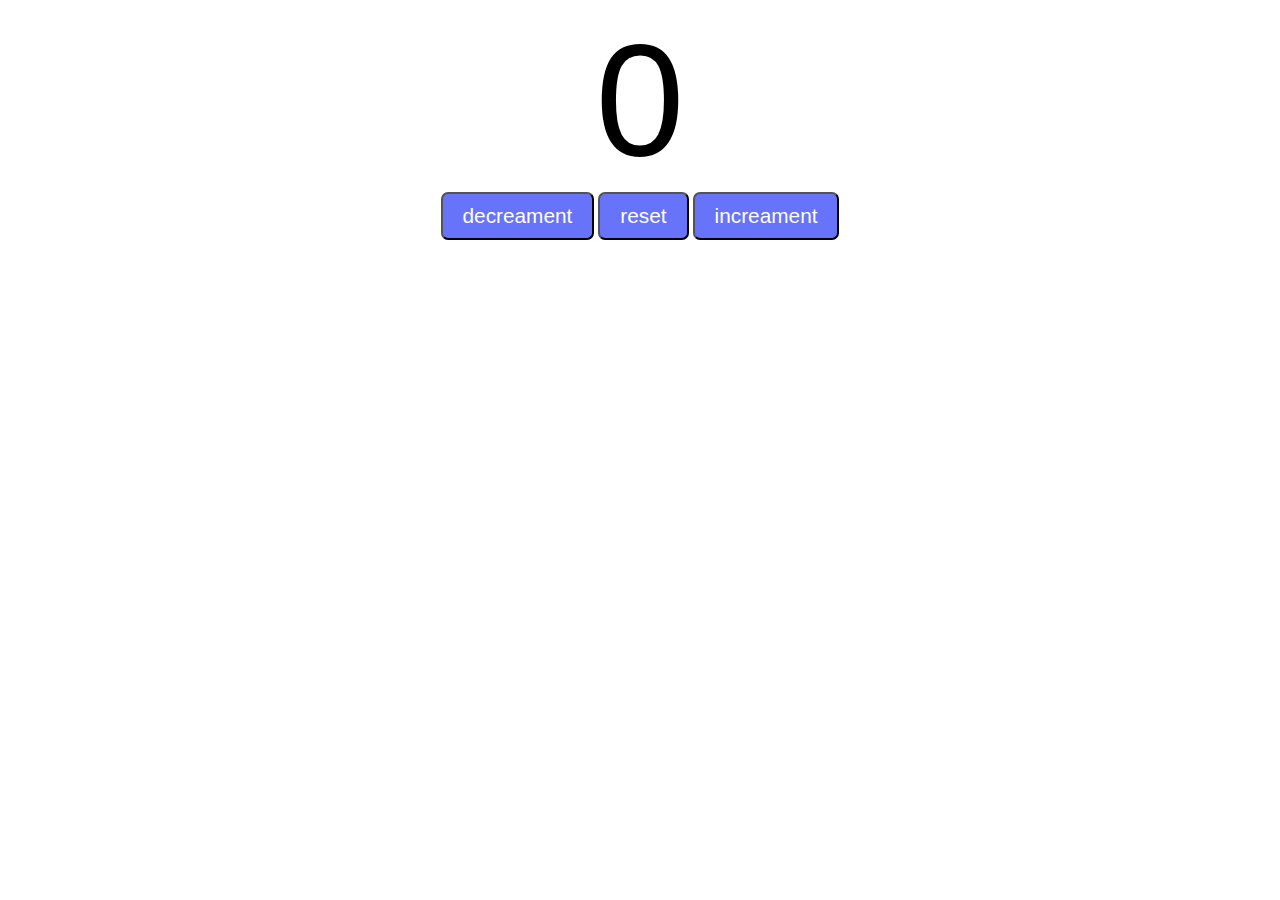
<file: 01.Counter_Program/index.html>
<!DOCTYPE html>
<html lang="en">
<head>
    <meta charset="UTF-8">
    <meta name="viewport" content="width=device-width, initial-scale=1.0">
    <title>Counter Program</title>
    <link rel="stylesheet" href="sytle.css">
</head>
<body>
    
    <label  id="mylabel">0</label>
    <div id="btncontainer">
        <button id="decreamentbtn" class="mybtn">decreament</button>
        <button id="resetbtn" class="mybtn">reset</button>
        <button id="increamentbtn" class="mybtn">increament</button>
    </div>
    <script src="index.js"></script>
</body>
</html>
</file>
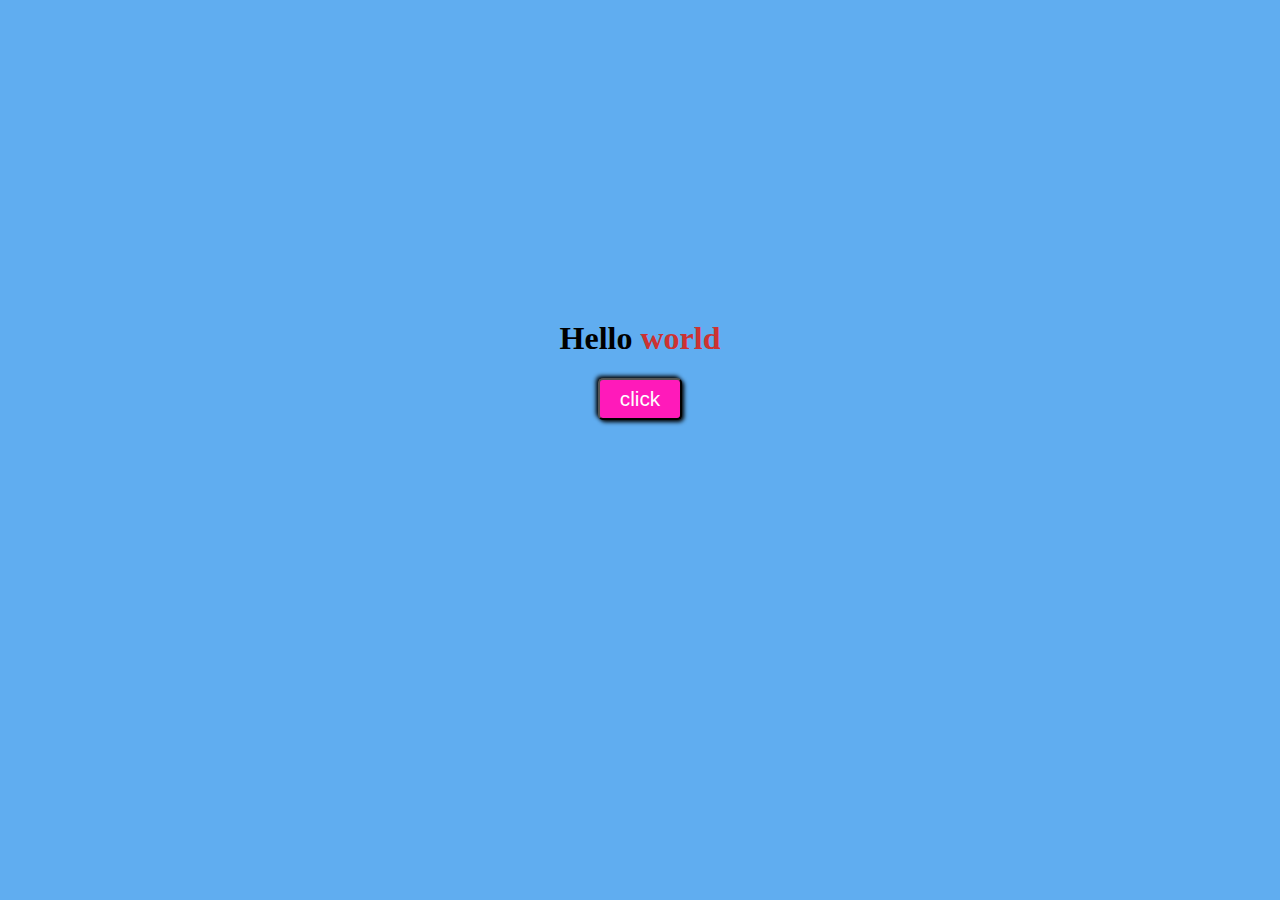
<file: 02.Hello_Name_Application/index.html>
<!DOCTYPE html>
<html lang="en">
<head>
    <meta charset="UTF-8">
    <meta name="viewport" content="width=device-width, initial-scale=1.0">
    <title>Hello Name Application</title>
    <link rel="stylesheet" href="style.css">
</head>
<body>
    <div class="container">
        <h1>Hello <span id="updatecontent"> world</span></h1>
        <button id="btnelement">click</button>
    </div>

    <script src="script.js"></script>
</body>
</html>
</file>
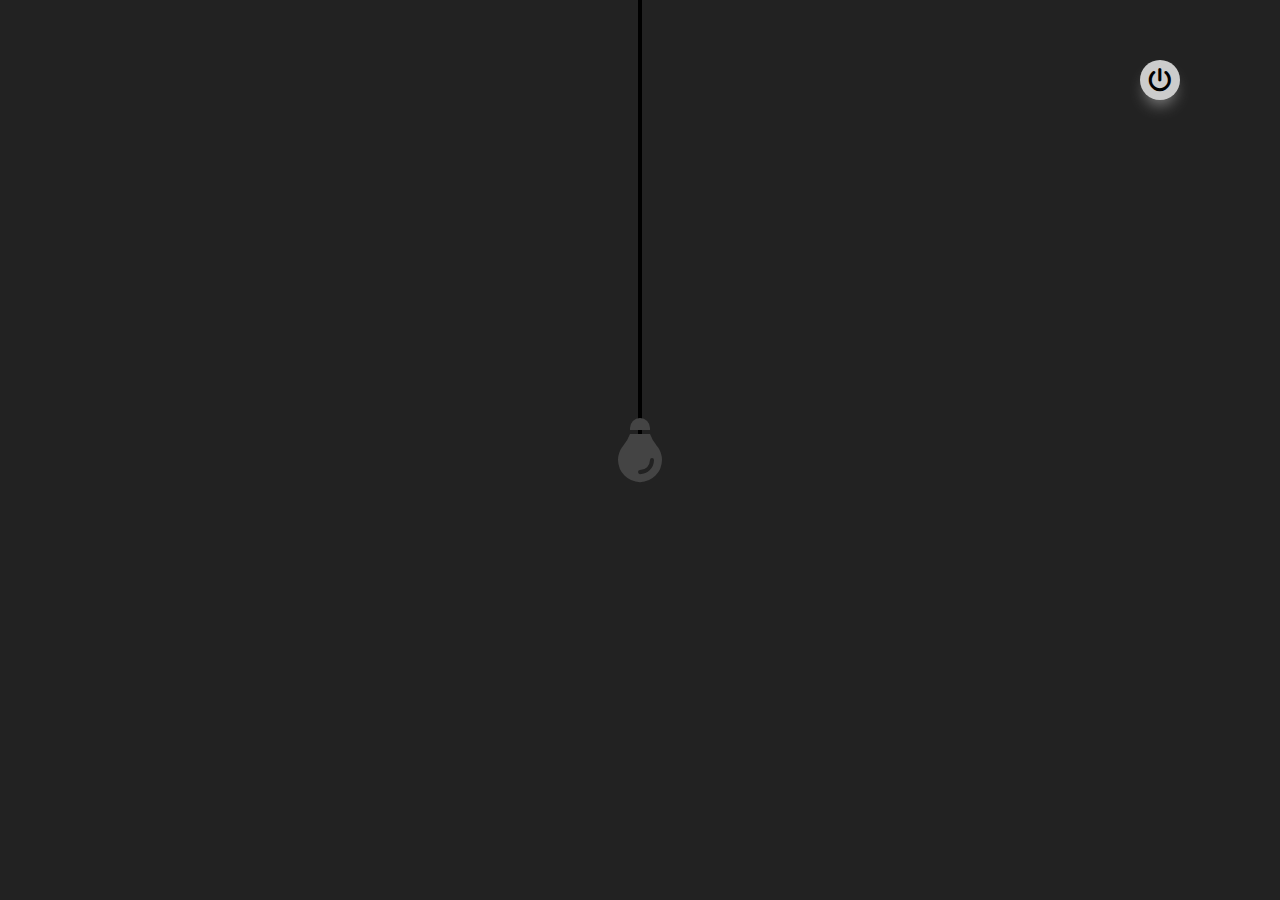
<file: 03.Light-Bulb-On-Off-Project/index.html>
<!DOCTYPE html>
<html lang="en">
<head>
    <meta charset="UTF-8">
    <meta name="viewport" content="width=device-width, initial-scale=1.0">
    <title>Light-bulb-off-on-project</title>
    <link rel="stylesheet" href="style.css">
    <link rel="stylesheet" href="https://cdnjs.cloudflare.com/ajax/libs/font-awesome/6.7.2/css/all.min.css" integrity="sha512-Evv84Mr4kqVGRNSgIGL/F/aIDqQb7xQ2vcrdIwxfjThSH8CSR7PBEakCr51Ck+w+/U6swU2Im1vVX0SVk9ABhg==" crossorigin="anonymous" referrerpolicy="no-referrer" />
</head>
<body>
    <div class="light">
        <div class="wire"> </div>
            <div class="bulb">
                <i class="fas fa-lightbulb"></i>
            </div>
        
        <div class="switch">
            <i class="fas fa-power-off"></i>
        </div>
    </div>
<script src="script.js"></script>
</body>
</html>
</file>
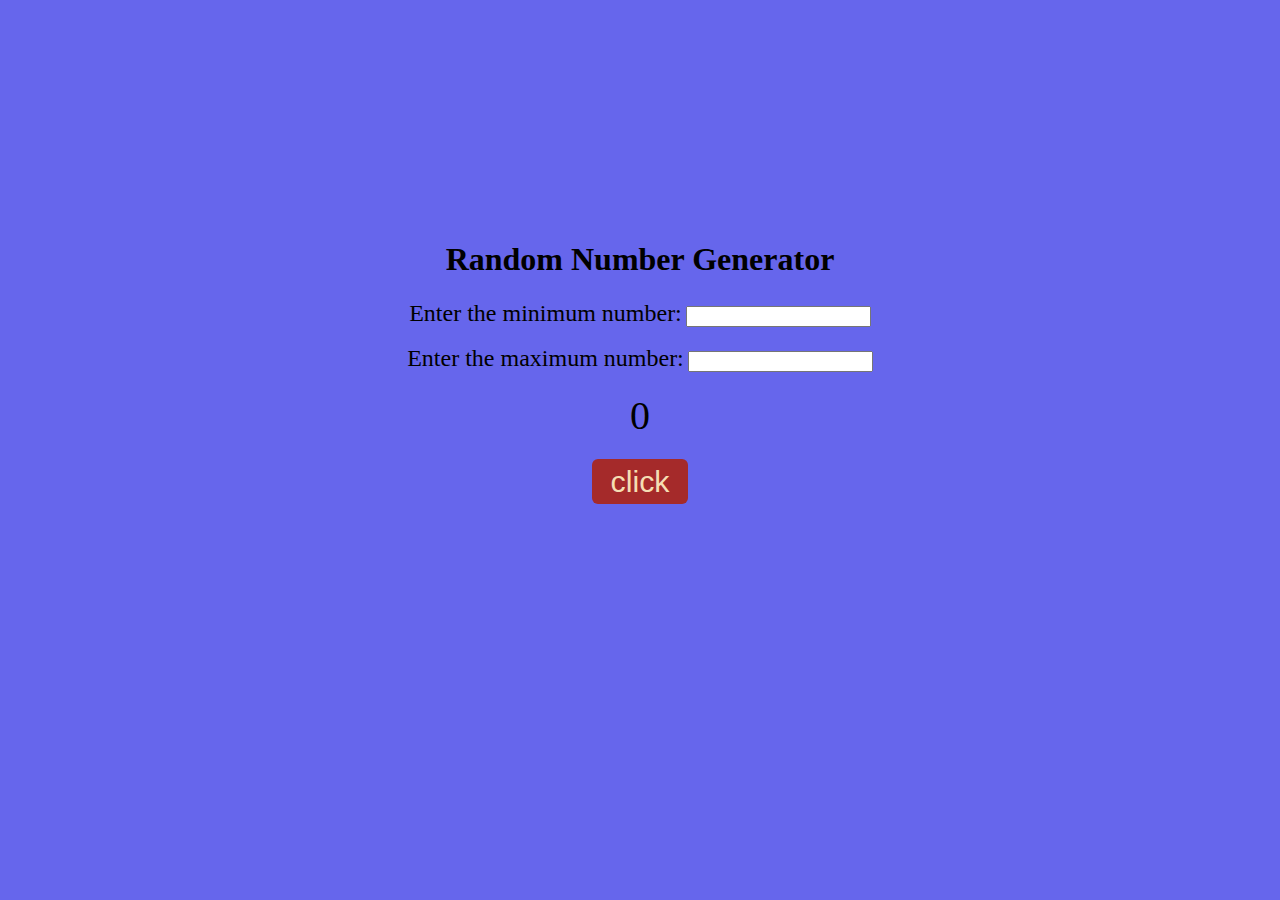
<file: 04.Random_Number_Generator/index.html>
<!DOCTYPE html>
<html lang="en">
<head>
    <meta charset="UTF-8">
    <meta name="viewport" content="width=device-width, initial-scale=1.0">
    <title>Random Number Generator</title>
    <link rel="stylesheet" href="style.css">
</head>
<body>
    <div class="container">
        <h1>Random Number  Generator</h1>
        <label for="">Enter the minimum number:</label>
        <input type="text" id="min-no">
        <br><br>
        <label for="">Enter the maximum number:</label>
        <input type="text" id="max-no">
        <br>
        <div class="no-container">
            <span id="result">0</span>
        </div>
        <div> 
            <button id="bttn">
                click
            </button>
        </div>

    </div>
    <script src="script.js"></script>
</body>
</html>
</file>
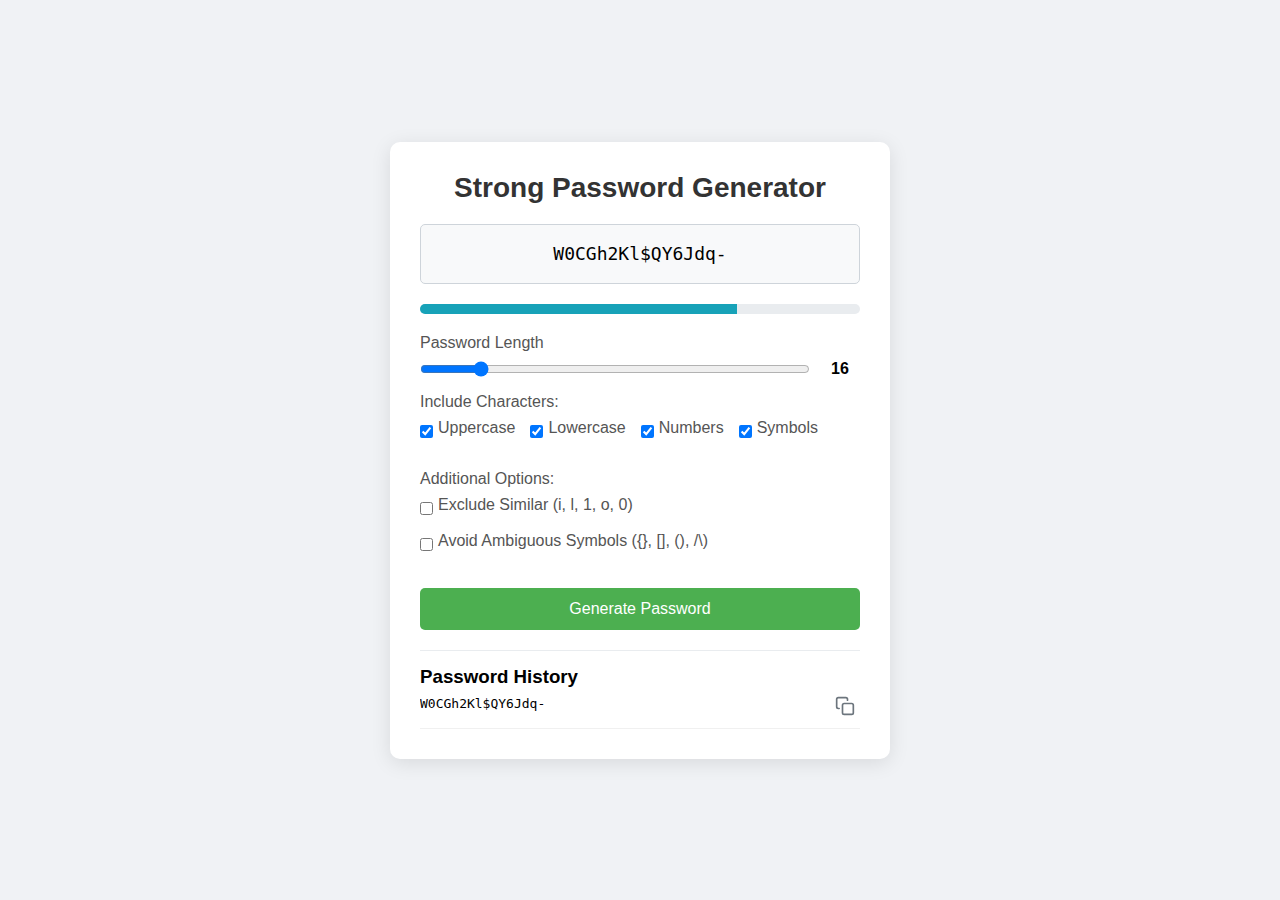
<file: 05.Password_Generator/index.html>
<!DOCTYPE html>
<html lang="en">
<head>
    <meta charset="UTF-8">
    <meta name="viewport" content="width=device-width, initial-scale=1.0">
    <title>Strong Password Generator</title>
    <link rel="stylesheet" href="style.css">
</head>
<body>
    <div class="container">
        <h1>Strong Password Generator</h1>
        
        <div class="password-display" id="passwordDisplay">
            Click generate to create a password
            <button class="copy-btn" id="copyBtn" title="Copy to clipboard">
                <svg class="copy-icon" xmlns="http://www.w3.org/2000/svg" viewBox="0 0 24 24" fill="none" stroke="currentColor" stroke-width="2" stroke-linecap="round" stroke-linejoin="round">
                    <rect x="9" y="9" width="13" height="13" rx="2" ry="2"></rect>
                    <path d="M5 15H4a2 2 0 0 1-2-2V4a2 2 0 0 1 2-2h9a2 2 0 0 1 2 2v1"></path>
                </svg>
            </button>
        </div>
        
        <div class="password-strength">
            <div class="strength-meter" id="strengthMeter"></div>
        </div>
        
        <div class="controls">
            <div class="form-group">
                <label for="passwordLength">Password Length</label>
                <div class="slider-container">
                    <input type="range" id="passwordLength" min="8" max="64" value="16" class="slider">
                    <span class="length-display" id="lengthDisplay">16</span>
                </div>
            </div>
            
            <div class="form-group">
                <label>Include Characters:</label>
                <div class="checkbox-group">
                    <div class="checkbox-item">
                        <input type="checkbox" id="uppercase" checked>
                        <label for="uppercase">Uppercase</label>
                    </div>
                    <div class="checkbox-item">
                        <input type="checkbox" id="lowercase" checked>
                        <label for="lowercase">Lowercase</label>
                    </div>
                    <div class="checkbox-item">
                        <input type="checkbox" id="numbers" checked>
                        <label for="numbers">Numbers</label>
                    </div>
                    <div class="checkbox-item">
                        <input type="checkbox" id="symbols" checked>
                        <label for="symbols">Symbols</label>
                    </div>
                </div>
            </div>
            
            <div class="form-group">
                <label>Additional Options:</label>
                <div class="checkbox-group">
                    <div class="checkbox-item">
                        <input type="checkbox" id="excludeSimilar">
                        <label for="excludeSimilar">Exclude Similar (i, l, 1, o, 0)</label>
                    </div>
                    <div class="checkbox-item">
                        <input type="checkbox" id="avoidAmbiguous">
                        <label for="avoidAmbiguous">Avoid Ambiguous Symbols ({}, [], (), /\)</label>
                    </div>
                </div>
            </div>
        </div>
        
        <button id="generateBtn">Generate Password</button>
        
        <div class="password-history" id="passwordHistory">
            <h3>Password History</h3>
            <!-- Password history will be populated here -->
        </div>
    </div>
    
    <script src="script.js">
       
    </script>
</body>
</html>
</file>
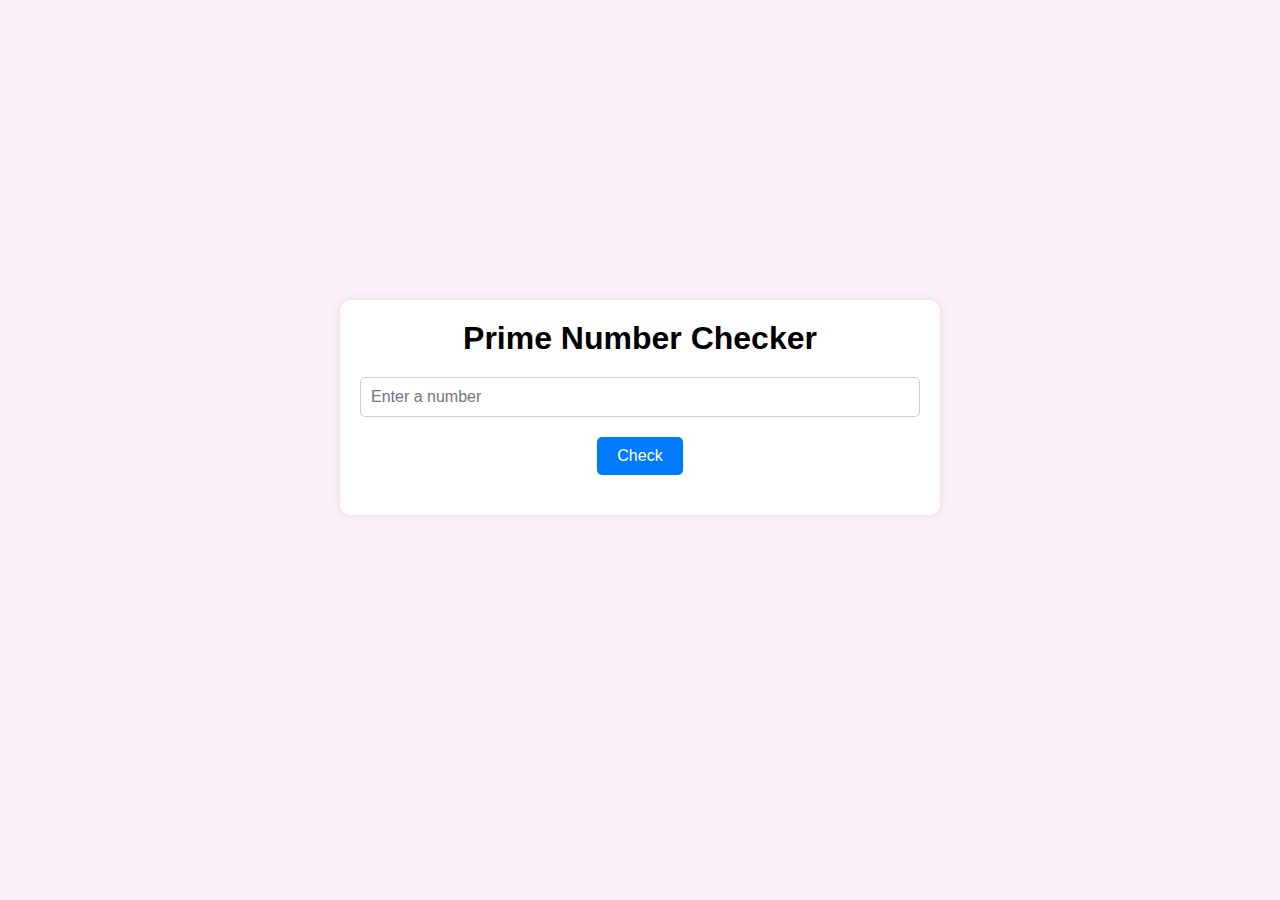
<file: 06.Prime-and-Non-Prime-Number/index.html>
<!DOCTYPE html>
<html lang="en">
<head>
    <meta charset="UTF-8">
    <meta name="viewport" content="width=device-width, initial-scale=1.0">
    <title>Prime Number Checker</title>
    <link rel="stylesheet" href="style.css">
</head>
<body>

    <div class="container">
        <h1>Prime Number Checker</h1>
        <input type="number" id="numberInput" placeholder="Enter a number">
        <button id="checkButton">Check</button>
        <p id="resultMessage"></p>
    </div>

    <script src="script.js"></script>
</body>
</html>
</file>
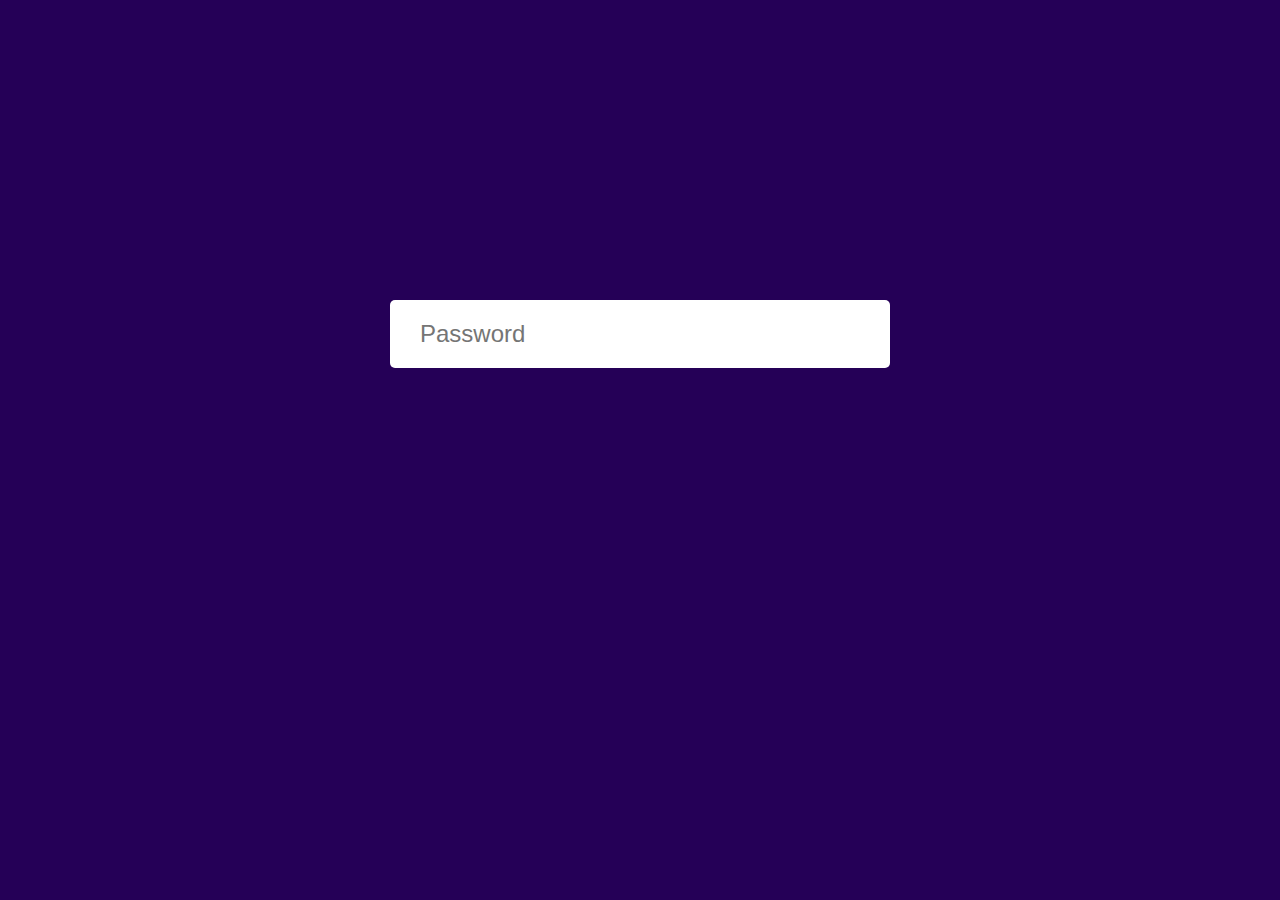
<file: 07.Hide-and-Show-Password/index.html>
<!DOCTYPE html>
<html lang="en">
<head>
    <meta charset="UTF-8">
    <meta name="viewport" content="width=device-width, initial-scale=1.0">
    <title>Hide and Show Password</title>
    <link rel="stylesheet" href="style.css">
    <link rel="stylesheet" href="https://cdnjs.cloudflare.com/ajax/libs/font-awesome/6.5.2/css/all.min.css" integrity="sha512-SnH5WK+bZxgPHs44uWIX+LLJAJ9/2PkPKZ5QiAj6Ta86w+fsb2TkcmfRyVX3pBnMFcV7oQPJkl9QevSCWr3W6A==" crossorigin="anonymous" referrerpolicy="no-referrer" />
</head>
<body>

    <div class="input-box">
        <input type="password" placeholder="Password" id="password">
        <i class="far fa-eye-slash" id="eyeicon"></i>
    </div>

    

    <script src="script.js"></script>
</body>
</html>
</file>
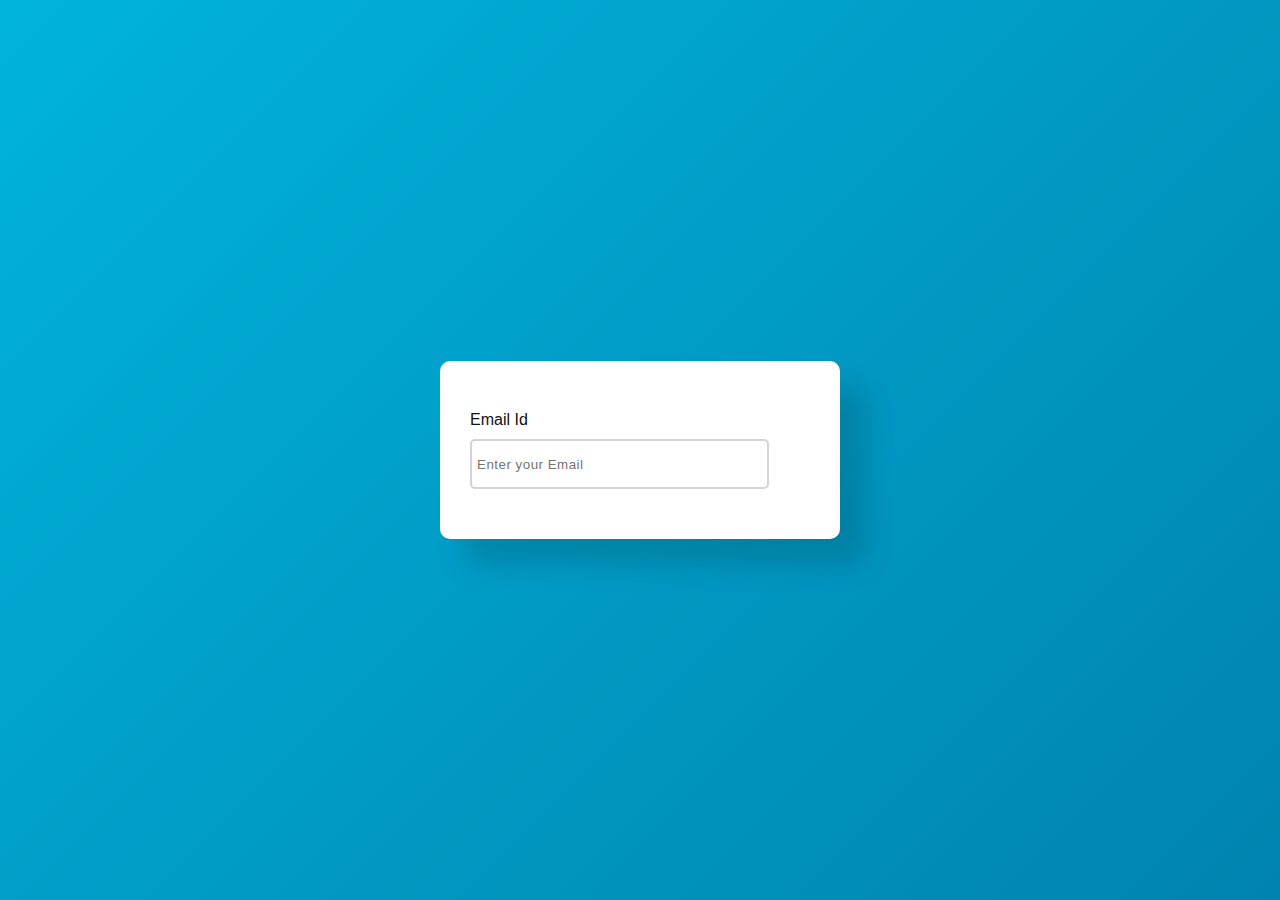
<file: 08.Email-validation-form/index.html>
<!DOCTYPE html>
<html lang="en">
<head>
    <meta charset="UTF-8">
    <meta name="viewport" content="width=device-width, initial-scale=1.0">
    <title>Email Validation</title>
    <link rel="stylesheet" href="style.css">
    <link rel="stylesheet" href="https://cdnjs.cloudflare.com/ajax/libs/font-awesome/6.5.2/css/all.min.css" integrity="sha512-SnH5WK+bZxgPHs44uWIX+LLJAJ9/2PkPKZ5QiAj6Ta86w+fsb2TkcmfRyVX3pBnMFcV7oQPJkl9QevSCWr3W6A==" crossorigin="anonymous" referrerpolicy="no-referrer" />
</head>
<body>

    <div class="container">
        <label for="emali-id">Email Id</label>
        <input type="email" id="email-id" oninput="checker()" placeholder="Enter your Email">
        <div id="icon">      
        </div>
        <p id="error-msg">Please Enter a Valid Email Id</p>
    </div>
    

    <script src="script.js"></script>
</body>
</html>
</file>
<file: 01.Counter_Program/sytle.css>
#mylabel{
    display:block;
    font-size: 10em;
    text-align: center;
    font-family:Helvetica;
}
#btncontainer{
    text-align:center;
}
.mybtn{
    padding:10px 20px;
    font-size:1.3em;
    color:white;
    background-color:hsl(235, 92%, 69%);
    border-radius: 7px;
    transition:bakcgrond-color 0.25s;
    cursor:pointer;
}
.mybtn:hover{
    background-color:hsl(240, 100%, 50%);
    
}
</file>
<file: 02.Hello_Name_Application/style.css>
body{
    background-color:hsl(208, 83%, 66%);
    text-align:center;
    justify-content:center;
    margin-top:25%;
}
span{
    color:hsl(0, 61%, 50%);
}
#btnelement{
    background-color:hsl(318, 100%, 55%);
    padding:7px 20px;
    font-size:1.3em;
    box-shadow:2px 2px 4px black, -2px -2px 4px black;
    border-radius:5px;
    color:white;
    transition: background-color 0.4s;

}
#btnelement:hover{
    background-color:white;
    cursor:pointer;
    color:hsl(318, 100%, 55%);
}
</file>
<file: 03.Light-Bulb-On-Off-Project/style.css>
*{
    margin: 0;
    padding: 0;
    box-sizing: border-box;
}

body{
    display: flex;
    justify-content: center;
    align-items: center; 
    min-height: 100vh;
    background: #222; 
}

body.on{
   background: radial-gradient(#555,#111); 
}

.wire{
    position: absolute;
    left: calc(50% - 2px);
    bottom: 50%;
    height: 60vh;
    width: 4px;
    background: #000;
    z-index: 1;
}

.bulb{
    position: relative;
    width: 80px;
    height: 80px;
    background: transparent;
    z-index: 2;
}

.bulb i {
    font-size: 4rem;
    color: #444;
    position: absolute;
    top: 50%;
    left: 50%;
    transform: translate(-50%,-50%) rotate(180deg);
}

.switch{
    position: absolute;
    top: 60px;
    right: 100px;
    width: 40px;
    height: 40px;
    background: #ccc;
    border-radius: 50%;
    display: flex;
    justify-content: center;
    align-items: center;
    box-shadow: gray 0px 10px 15px -5px;
    cursor: pointer;
}

.switch i{
    font-size: 1.5rem;
}

.on .bulb i {
    color: #ffd700;
}

.on .switch{
    background: #4caf50;
}
</file>
<file: 04.Random_Number_Generator/style.css>
body{
    padding:0px;
    margin:0px;
    display:flex;
    justify-content:center;
    align-items:center;
    height: 100hv;
    background-color:rgb(102, 102, 236);
    

}
.container{
    margin-top:200px;
    text-align:center; 
    padding:20px;
}
label{
    font-size:1.5em;
}
.no-container
{
    padding:20px;
    font-size:2.5em;
    animation:fadeIn is ease-in-out;
}
@keyframes fadeIn{
    from{
        opacity:0;
        transform:translateY(-20px);
    }
}   to{
    opacity:1;
    transform:translateY(0);
}
#bttn{
    font-size:1.9em;
    background-color:brown;
    padding:5px 18px;
    border-radius:6px;
    color:wheat;
    border:none;

}
#bttn:hover{
    cursor:pointer;
    background-color:blanchedalmond;
    color:brown;
}
</file>
<file: 05.Password_Generator/style.css>
* {
    margin: 0;
    padding: 0;
    box-sizing: border-box;
    font-family: 'Segoe UI', Tahoma, Geneva, Verdana, sans-serif;
}

body {
    background-color: #f0f2f5;
    display: flex;
    justify-content: center;
    align-items: center;
    min-height: 100vh;
    padding: 20px;
}

.container {
    background-color: #ffffff;
    border-radius: 10px;
    box-shadow: 0 4px 20px rgba(0, 0, 0, 0.1);
    padding: 30px;
    width: 100%;
    max-width: 500px;
}

h1 {
    color: #333;
    text-align: center;
    margin-bottom: 20px;
    font-size: 28px;
}

.password-display {
    position: relative;
    background-color: #f8f9fa;
    border: 1px solid #ced4da;
    border-radius: 5px;
    padding: 15px;
    margin-bottom: 20px;
    font-size: 18px;
    font-family: monospace;
    word-break: break-all;
    text-align: center;
    min-height: 60px;
    display: flex;
    align-items: center;
    justify-content: center;
}

.password-strength {
    height: 10px;
    border-radius: 5px;
    margin-bottom: 20px;
    background-color: #e9ecef;
    overflow: hidden;
}

.strength-meter {
    height: 100%;
    width: 0%;
    transition: width 0.3s, background-color 0.3s;
}

.controls {
    margin-bottom: 20px;
}

.form-group {
    margin-bottom: 15px;
}

label {
    display: block;
    margin-bottom: 8px;
    color: #555;
}

.slider-container {
    display: flex;
    align-items: center;
}

input[type="range"] {
    flex-grow: 1;
    margin-right: 10px;
}

.length-display {
    width: 40px;
    text-align: center;
    font-weight: bold;
}

.checkbox-group {
    display: flex;
    flex-wrap: wrap;
}

.checkbox-item {
    display: flex;
    align-items: center;
    margin-right: 15px;
    margin-bottom: 10px;
}

input[type="checkbox"] {
    margin-right: 5px;
}

button {
    background-color: #4CAF50;
    color: white;
    border: none;
    padding: 12px 20px;
    border-radius: 5px;
    cursor: pointer;
    font-size: 16px;
    width: 100%;
    transition: background-color 0.3s;
}

button:hover {
    background-color: #45a049;
}

.copy-btn {
    position: absolute;
    right: 10px;
    top: 50%;
    transform: translateY(-50%);
    background-color: transparent;
    border: none;
    color: #6c757d;
    padding: 5px;
    cursor: pointer;
    width: auto;
}

.copy-btn:hover {
    color: #343a40;
    background-color: transparent;
}

.copy-icon {
    width: 20px;
    height: 20px;
}

.password-history {
    margin-top: 20px;
    max-height: 150px;
    overflow-y: auto;
    border-top: 1px solid #e9ecef;
    padding-top: 15px;
}

.history-item {
    display: flex;
    justify-content: space-between;
    padding: 8px 0;
    border-bottom: 1px solid #f0f0f0;
}

.history-password {
    font-family: monospace;
    overflow: hidden;
    text-overflow: ellipsis;
    white-space: nowrap;
    max-width: 70%;
}

.history-actions {
    display: flex;
}

.history-copy {
    background: none;
    border: none;
    color: #6c757d;
    cursor: pointer;
    padding: 0 5px;
    width: auto;
}

.history-copy:hover {
    color: #343a40;
    background: none;
}

@media (max-width: 480px) {
    .container {
        padding: 20px;
    }
    
    h1 {
        font-size: 24px;
    }
    
    .checkbox-group {
        flex-direction: column;
    }
    
    .checkbox-item {
        margin-right: 0;
    }
}
</file>
<file: 06.Prime-and-Non-Prime-Number/style.css>
*{
    margin: 0;
    padding: 0;
    box-sizing: border-box;
}

body{
    font-family: sans-serif;
    background-color: #fdf1f9;
}

.container{
    max-width: 600px;
    margin: 300px auto;
    padding: 20px;
    text-align: center;
    background-color: #fff;
    border-radius: 10px;
    box-shadow: 0 0 10px rgba(0, 0, 0, 0.1);
}

h1{
    font-size: 2rem;
    margin-bottom: 20px;
}

input{
    width: 100%;
    padding: 10px;
    margin-bottom: 20px;
    border: 1px solid #ccc;
    border-radius: 5px;
    font-size: 1rem;
}

button{
    padding: 10px 20px;
    background-color: #007bff;
    color: #fff;
    border: none;
    outline: none;
    font-size: 1rem;
    cursor: pointer;
    border-radius: 5px;
}

p{
    font-size: 1.2rem;
    font-weight: bold;
    margin-top: 20px;
}
</file>
<file: 07.Hide-and-Show-Password/style.css>
*{
    margin: 0;
    padding: 0;
    box-sizing: border-box;
    font-family: sans-serif;
}

body{
    background: #250057;
}

.input-box{
    background: #fff;
    width: 90%;
    max-width: 500px;
    border-radius: 5px;
    padding: 10px 30px;
    margin: 300px auto;
    display: flex;
    align-items: center;
}

.input-box input{
    width: 100%;
    padding: 10px 0;
    border: none;
    outline: none;
    font-size: 24px;
    color: #555;
}

.input-box i{
    font-size: 24px;
    cursor: pointer;
    color: #ff69b4;
}
</file>
<file: 08.Email-validation-form/style.css>
*{
    padding: 0;
    margin: 0;
    box-sizing: border-box;
}

body{
    height: 100vh;
    background: linear-gradient(135deg,#00b4db,#0083b0);
}

.container{
    width: 400px;
    background-color: #ffffff;
    padding: 50px 30px;
    position: absolute;
    transform: translate(-50%,-50%);
    top: 50%;
    left: 50%;
    border-radius: 10px;
    box-shadow: 25px 25px 30px rgba(0, 0, 0, 0.15);
    color: #111111;
    animation: conatainerAnimation 2s ease;
}

@keyframes conatainerAnimation {
    0%{
        opacity: 0;
        transform: translate(-50%,-60%);
    }
    100%{
        opacity: 1;
        transform: translate(-50%,-50%);
    }

}

label,
input,
#error-msg{
    font-family: sans-serif;
}

label{
    display: inline-block;
    font-weight: 500;
    margin-bottom: 10px;
}

input[type="email"]{
    display: inline-block;
    border: 2px solid #d1d3d4;
    width: 88%;
    height: 50px;
    border-radius: 5px;
    outline: none;
    letter-spacing: 0.5px;
    font-weight: 400;
    padding: 5px;
}

#icon{
    float: right;
    height: 50px;
    position: relative;
    font-size: 25px;
    padding-top: 10px;
}

#error-msg{
    display: none;
    color: #ff2851;
    font-size: 14px;
    margin-top: 10px;
}
</file>
